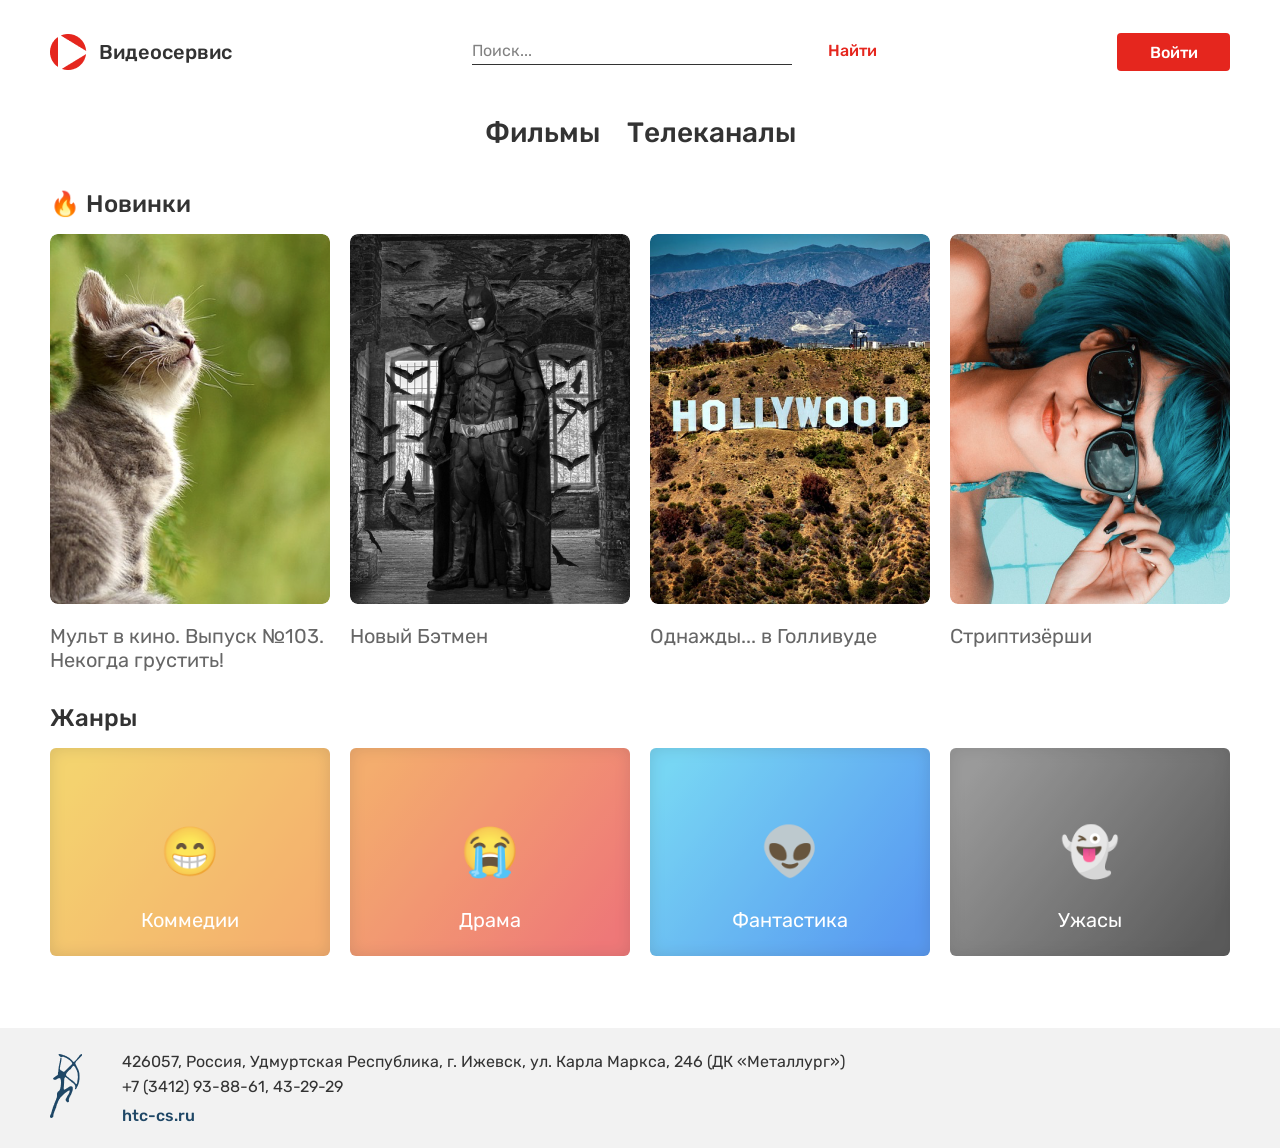
<file: index.html>
<!DOCTYPE html>
<html lang="ru">
<head>
    <meta charset="UTF-8">
    <link rel="stylesheet" href="css/style.css">
    <meta name="viewport" content="width=device-width, initial-scale=1.0">
    <title>Телепортал</title>
</head>
<body>
    <div class="container">
        <header class="header">
            <div class="header__logo">
                <img src="img/sign.png" alt="logo">
                <p class="header__logo-txt">Видеосервис</p>
            </div>

            <form action="">
                <input class="header__search-txt" type="text" placeholder="Поиск...">
                <input class="header__search-btn" type="button" value="Найти">
            </form>

            <form action="">
                <input class="header__auth-btn" type="button" value="Войти" onclick="window.location.href = 'entrance.html';">
            </form>
        </header>

        <main>
            <nav class="nav">
                <a class="nav__a" href="#">Фильмы</a>
                <a class="nav__a" href="telekanal.html">Телеканалы</a>
            </nav>

            <div class="new">
                <p class="new__caption">&#128293; Новинки</p>
                <div class="movies">
                    <div class="movies__item">
                        <img class="movies__item-img" src="img/picture(1).png" alt="kotenok">
                        <p class="movies__item-p" >Мульт в кино. Выпуск №103. Некогда грустить!</p>
                        <p class="movies__item-desc">Фильм повествует о череде событий, произошедших в Голливуде в 1969 году, на закате его «золотого века». Известный актер Рик Далтон и его дублер Клифф Бут пытаются найти свое место в стремительно меняющемся мире киноиндустрии.</p>
                    </div>

                    <div class="movies__item">
                        <img class="movies__item-img" src="img/picture(2).png" alt="batman">
                        <p class="movies__item-p" >Новый Бэтмен</p>
                        <p class="movies__item-desc">Фильм повествует о череде событий, произошедших в Голливуде в 1969 году, на закате его «золотого века». Известный актер Рик Далтон и его дублер Клифф Бут пытаются найти свое место в стремительно меняющемся мире киноиндустрии.</p>
                    </div>

                    <div class="movies__item">
                        <img class="movies__item-img" src="img/picture(3).png" alt="hollywood">
                        <p class="movies__item-p" >Однажды... в Голливуде</p>
                        <p class="movies__item-desc">Фильм повествует о череде событий, произошедших в Голливуде в 1969 году, на закате его «золотого века». Известный актер Рик Далтон и его дублер Клифф Бут пытаются найти свое место в стремительно меняющемся мире киноиндустрии.</p>
                    </div>

                    <div class="movies__item">
                        <img class="movies__item-img" src="img/picture(4).png" alt="striptiz-girls">
                        <p class="movies__item-p" >Стриптизёрши</p>
                        <p class="movies__item-desc">Фильм повествует о череде событий, произошедших в Голливуде в 1969 году, на закате его «золотого века». Известный актер Рик Далтон и его дублер Клифф Бут пытаются найти свое место в стремительно меняющемся мире киноиндустрии.</p>
                    </div>
                </div>
            </div>

            <div class="geners">
                <p class="new__caption">Жанры</p>
                <div class="geners-gallery">

                    <div class="geners-gallery__item comedy">
                        <p class="geners-gallery__item-emj">😁️</p>
                        <p class="geners-gallery__item-p">Коммедии</p>
                    </div>

                    <div class="geners-gallery__item drama">
                        <p class="geners-gallery__item-emj">😭️</p>
                        <p class="geners-gallery__item-p">Драма</p>
                    </div>

                    <div class="geners-gallery__item fantastik">
                        <p class="geners-gallery__item-emj">👽️</p>
                        <p class="geners-gallery__item-p">Фантастика</p>
                    </div>

                    <div class="geners-gallery__item horror">
                        <p class="geners-gallery__item-emj">👻️</p>
                        <p class="geners-gallery__item-p">Ужасы</p>
                    </div>
                </div>
            </div>
        </main>
    </div>

    <footer class="footer">
        <div class="footer-container container">
            <div class="footer__logo">
                <!-- <img src="img/logo.svg" alt="logo"> -->
                <img src="img/Vector.png" alt="logo" width="31.99px" height="64px">
            </div>
            <div class="footer__info">
                <p class="footer__info-p">426057, Россия, Удмуртская Республика, г. Ижевск, ул. Карла Маркса, 246 (ДК «Металлург»)</p>
                <p class="footer__info-p">+7 (3412) 93-88-61, 43-29-29</p>
                <a class="footer__info-a" href="https://htc-cs.ru">htc-cs.ru</a>
            </div>
        </div>
    </footer>
</body>
</html>
</file>
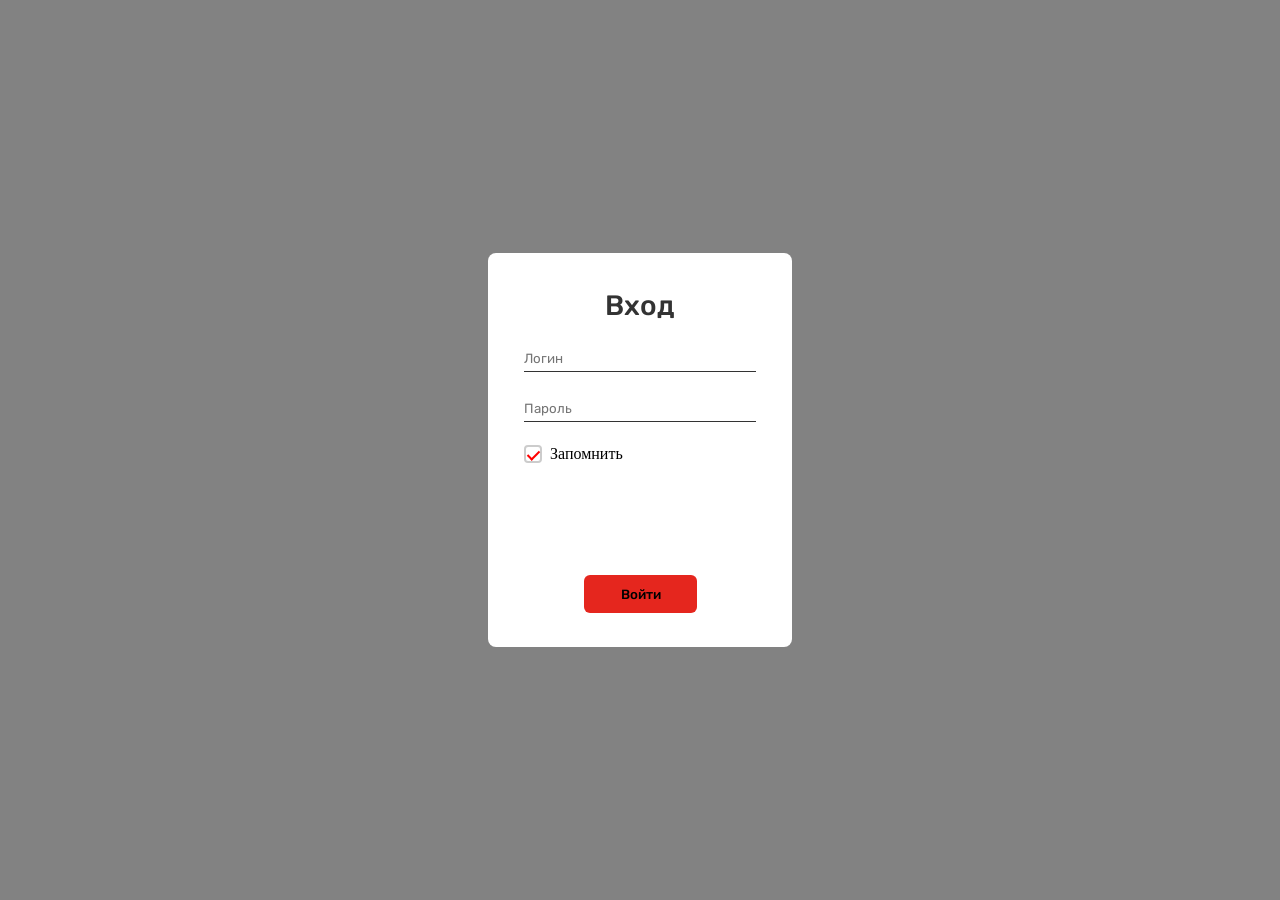
<file: entrance.html>
<!DOCTYPE html>
<html lang="en">
<head>
    <meta charset="UTF-8">
    <link rel="stylesheet" href="css/style.css">
    <meta name="viewport" content="width=device-width, initial-scale=1.0">
    <title>entrance</title>
</head>
<body>
    <div class="entrance">
        <div class="entrance_win">
        <p class="entrance_logo">Вход</p>
        <form action="">
            <input class="entrance_logo_txt_1" type="text" placeholder="Логин">
            <input class="entrance_logo_txt_2" type="text" placeholder="Пароль">
        </form>
        <div class="entrance_logo_txt_3">
            <input class="entrance_logo_gal" type="checkbox" id="scales" name="scales" checked/>
            <label class="entrance_logo_TXT" for="scales">Запомнить</label>
        </div>
        <form action="">
             <input class="entrance_logo_txt_4" type="button" value="Войти">
        </form>
        </div>
    </div>
</body>
</html>
</file>
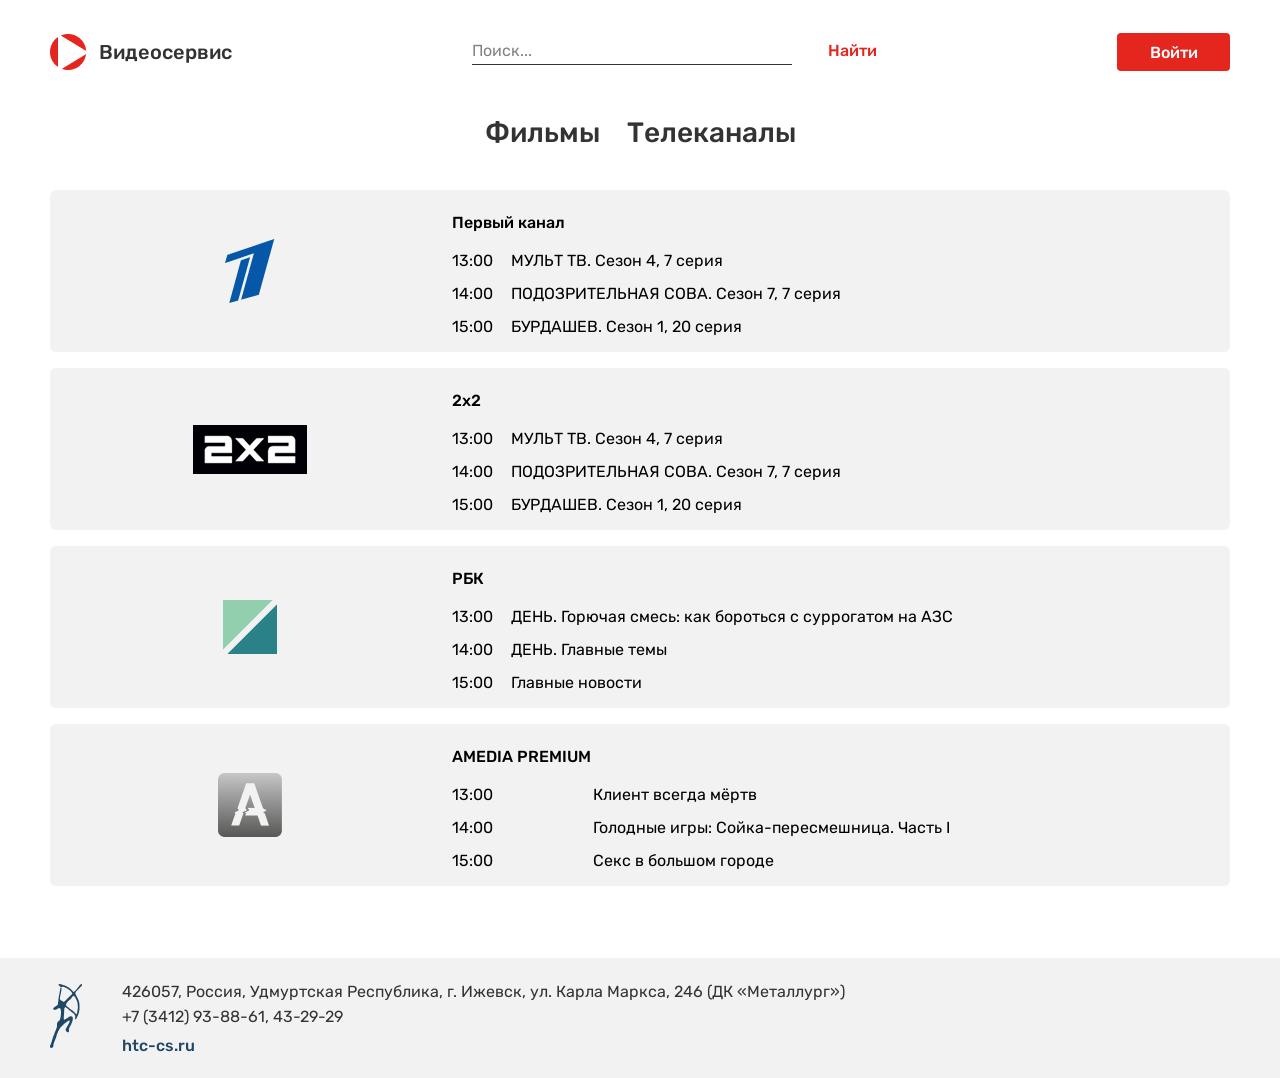
<file: telekanal.html>
<!DOCTYPE html>
<html lang="ru">
<head>
    <meta charset="UTF-8">
    <link rel="stylesheet" href="css/style.css">
    <meta name="viewport" content="width=device-width, initial-scale=1.0, viewport-fit=cover">
    <title>Телепортал</title>
</head>
<body>
    <div class="container">
        <header class="header">
            <div class="header__logo">
                <img src="img/sign.png" alt="logo">
                <p class="header__logo-txt">Видеосервис</p>
            </div>

            <form action="">
                <input class="header__search-txt" type="text" placeholder="Поиск...">
                <input class="header__search-btn" type="button" value="Найти">
            </form>

            <form action="">
                <input class="header__auth-btn" type="button" value="Войти" onclick="window.location.href = 'entrance.html';">
            </form>
        </header>

        <main>
            <nav class="nav">
                <a class="nav__a" href="index.html">Фильмы</a>
                <a class="nav__a" href="#">Телеканалы</a>
            </nav>
            <div class="tel">
                <div class="tel_item">
                    <div class="tel_item_logo">
                    <img src="img/Vector 1.png" alt="one">
                    </div>
                    <div class="tel_item_info">
                    <table class="tel_item_info_table">
                    <tr>
                        <td colspan="2" class="table_str">Первый канал</td>
                    </tr>
                    <tr>
                        <td class="table_str_hp">13:00</td>
                        <td class="table_str_k">МУЛЬТ ТВ. Сезон 4, 7 серия</td>
                    </tr>
                    <tr>
                        <td class="table_str_hp">14:00</td>
                        <td class="table_str_k">ПОДОЗРИТЕЛЬНАЯ СОВА. Сезон 7, 7 серия</td>
                    </tr>
                    <tr>
                        <td class="table_str_hp">15:00</td>
                        <td class="table_str_k">БУРДАШЕВ. Сезон 1, 20 серия</td>
                    </tr>
                    </table>
                    </div>
                </div>
                  <div class="tel_item">
                    <div class="tel_item_logo">
                    <img src="img/2x2.png" alt="one">
                    </div>
                    <div class="tel_item_info">
                    <table class="tel_item_info_table">
                    <tr>
                        <td class="table_str">2x2</td>
                    </tr>
                    <tr>
                        <td class="table_str_hp">13:00</td>
                        <td class="table_str_k">МУЛЬТ ТВ. Сезон 4, 7 серия</td>
                    </tr>
                    <tr>
                        <td class="table_str_hp">14:00</td>
                        <td class="table_str_k">ПОДОЗРИТЕЛЬНАЯ СОВА. Сезон 7, 7 серия</td>
                    </tr>
                    <tr>
                        <td class="table_str_hp">15:00</td>
                        <td class="table_str_k">БУРДАШЕВ. Сезон 1, 20 серия</td>
                    </tr>
                    </table>
                    </div>
                </div>
                  <div class="tel_item">
                    <div class="tel_item_logo">
                    <img src="img/logo.png" alt="one">
                    </div>
                    <div class="tel_item_info">
                    <table class="tel_item_info_table">
                    <tr class="table_str">
                        <td class="table_str">РБК</td>
                    </tr>
                    <tr>
                        <td class="table_str_hp">13:00</td>
                        <td class="table_str_k">ДЕНЬ. Горючая смесь: как бороться с суррогатом на АЗС</td>
                    </tr>
                    <tr>
                        <td class="table_str_hp">14:00</td>
                        <td class="table_str_k">ДЕНЬ. Главные темы</td>
                    </tr>
                    <tr>
                        <td class="table_str_hp">15:00</td>
                        <td class="table_str_k">Главные новости</td>
                    </tr>
                    </table>
                    </div>
                </div>
                  <div class="tel_item">
                    <div class="tel_item_logo">
                    <img src="img/Vector A.png" alt="one">
                    </div>
                    <div class="tel_item_info">
                    <table class="tel_item_info_table">
                    <tr>
                        <td class="table_str">AMEDIA PREMIUM</td>
                    </tr>
                    <tr>
                        <td class="table_str_hp">13:00</td>
                        <td class="table_str_k">Клиент всегда мёртв</td>
                    </tr>
                    <tr>
                        <td class="table_str_hp">14:00</td>
                        <td class="table_str_k">Голодные игры: Сойка-пересмешница. Часть I</td>
                    </tr>
                    <tr>
                        <td class="table_str_hp">15:00</td>
                        <td class="table_str_k">Секс в большом городе</td>
                    </tr>
                    </table>
                    </div>
                </div> 
            </div>

   

            
        </main>
    </div>

    <footer class="footer">
        <div class="footer-container container">
            <div class="footer__logo">
                <!-- <img src="img/logo.svg" alt="logo"> -->
                <img src="img/Vector.png" alt="logo" width="31.99px" height="64px">
            </div>
            <div class="footer__info">
                <p class="footer__info-p">426057, Россия, Удмуртская Республика, г. Ижевск, ул. Карла Маркса, 246 (ДК «Металлург»)</p>
                <p class="footer__info-p">+7 (3412) 93-88-61, 43-29-29</p>
                <a class="footer__info-a" href="https://htc-cs.ru">htc-cs.ru</a>
            </div>
        </div>
    </footer>
</body>
</html>
</file>
<file: css/style.css>
@charset "UTF-8";
* {
  margin: 0;
  padding: 0;
}

@font-face {
  font-family: Rubik-Medium;
  src: url(../fonts/Rubik-Medium.ttf);
}
@font-face {
  font-family: Rubik-reg;
  src: url(../fonts/Rubik-Regular.ttf);
}
.container {
  /* background-color:bisque; */
  width: 1180px;
  /* height: 100vh; */
  margin: 0 auto;
}

.header {
  display: flex;
  height: 40px;
  margin-top: 32px;
  justify-content: space-between;
  align-items: center;
}

.header__logo {
  display: flex;
  align-items: center;
}

.header__logo-txt {
  font-family: Rubik-Medium;
  font-size: 20px;
  color: #333333;
  margin-left: 11.88px;
}

.header__search-txt {
  width: 320px;
  height: 25px;
  border: none;
  border-bottom: 1px #333333 solid;
  color: #333333;
}

.header__search-txt::-moz-placeholder {
  color: #828282;
  font-size: 16px;
  font-family: Rubik-reg;
}

.header__search-txt::placeholder {
  color: #828282;
  font-size: 16px;
  font-family: Rubik-reg;
}
.header__search-txt:focus {
  outline: none;
}

.header__search-btn {
  border: none;
  background: none;
  color: #E5261E;
  font-family: Rubik-Medium;
  font-size: 16px;
  margin-left: 32px;
}

.header__auth-btn {
  background: #E5261E;
  border: none;
  color: #ffffff;
  font-size: 16px;
  font-family: Rubik-Medium;
  border-radius: 4px;
  width: 113px;
  height: 38px;
}
.header__auth-btn:hover {
  background: #CC221B;
}

.nav {
  /* background-color: #1bcc59; */
  width: 311px;
  margin: 44px auto 32px auto;
  display: flex;
  justify-content: space-between;
  height: 42px;
}

.nav__a {
  font-family: Rubik-Medium;
  font-size: 28px;
  color: #333333;
  text-decoration: none;
}

.nav__a:hover {
  border-bottom: 2px #E5261E solid;
  padding-bottom: 9px;
  color: #E5261E;
}

.new__caption {
  color: #333333;
  font-family: Rubik-Medium;
  font-size: 24px;
  margin-bottom: 16px;
}

.movies__item-img {
  border-radius: 8px;
  margin-bottom: 16px;
}

.movies__item-p {
  font-family: Rubik-reg;
  font-size: 20px;
  color: #666666;
}

.movies__item {
  width: 280px;
  position: relative;
}

.movies__item-desc {
  width: 280px;
  height: 370px;
  background-color: rgba(51, 51, 51, 0.8);
  border-radius: 8px;
  font-family: Rubik-reg;
  font-size: 16px;
  color: #f2f2f2;
  padding: 16px;
  box-sizing: border-box;
  line-height: 140%;
  position: absolute;
  top: 0px;
  left: 0px;
  opacity: 0;
}

.movies__item:hover .movies__item-desc {
  opacity: 1;
  cursor: pointer;
}

.movies {
  display: flex;
  justify-content: space-between;
}

.new {
  margin-bottom: 32px;
}

/* ЖАНРЫ */
.geners {
  height: 252px;
}

.geners-gallery__item {
  border-radius: 6px;
  height: 208px;
  width: 280px;
  /* background: linear-gradient(127.83deg, #f2c94c 8.44%, #f29a4a 91.36%); */
  box-shadow: inset 0px 0px 16px rgba(0, 0, 0, 0.15);
  display: flex;
  position: relative;
  flex-direction: column;
  justify-content: center;
  align-items: center;
  opacity: 0.8;
}

.comedy {
  background: linear-gradient(127.83deg, #f2c94c 8.44%, #f29a4a 91.36%);
}

.drama {
  background: linear-gradient(127.83deg, #f2994A 8.44%, #eb5757 91.36%);
}

.fantastik {
  background: linear-gradient(127.83deg, #56ccf2 8.44%, #2f80ed 91.36%);
}

.horror {
  background: linear-gradient(127.83deg, #828282 8.44%, #333333 91.36%);
}

.geners-gallery__item-emj {
  font-size: 48px;
}

.geners-gallery__item-p {
  font-family: Rubik-reg;
  color: #ffffff;
  font-size: 20px;
  position: absolute;
  top: 160px;
}

.geners-gallery__item:hover {
  opacity: 1;
  cursor: pointer;
}

.geners-gallery {
  display: flex;
  justify-content: space-between;
}

/* FOOTER */
.footer {
  display: flex;
  height: 120px;
  background-color: #f2f2f2;
  margin-top: 72px;
}

.footer-container {
  display: flex;
  align-items: center;
  height: 120px;
}

.footer__logo {
  /* display: flex; */
  margin-right: 39.98px;
}

.footer__info-p {
  font-family: Rubik-reg;
  color: #333333;
  font-size: 16px;
}
.footer__info-p:nth-child(2) {
  margin: 6px 0 10px 0;
}

.footer__info-a {
  font-family: Rubik-Medium;
  color: #1f4766;
  font-size: 16px;
  text-decoration: none;
}

.tel_item {
  border-radius: 6px;
  height: 162px;
  width: 1180px;
  background-color: #f2f2f2;
  margin-bottom: 16px;
  display: flex;
}

.tel_item_logo {
  height: 162px;
  width: 400px;
  display: flex;
  align-items: center;
  justify-content: center;
}

.tel_item_info {
  height: 162px;
  width: 780px;
}

.tel_item_info_table {
  margin-top: 21px;
}

.table_str {
  padding-bottom: 17px;
  font-family: Rubik-Medium;
}

.table_str_hp {
  padding-bottom: 12px;
  padding-right: 16px;
  font-family: Rubik-reg;
}

.table_str_k {
  padding-bottom: 12px;
  font-family: Rubik-reg;
}

.entrance {
  background-color: #828282;
  display: flex;
  justify-content: center;
  align-items: center;
  height: 100vh;
}

.entrance_win {
  height: 394px;
  width: 304px;
  border-radius: 8px;
  background-color: #ffffff;
  display: flex;
  flex-direction: column;
}

.entrance_logo {
  text-align: center;
  height: 33px;
  width: 70px;
  font-size: 28px;
  color: #333333;
  padding-top: 36px;
  padding-left: 117px;
  padding-bottom: 24px;
  font-family: Rubik-Medium;
}

.entrance_logo_txt_1 {
  margin-left: 36px;
  width: 232px;
  height: 25px;
  border: none;
  border-bottom: 1px #333333 solid;
  color: #333333;
  margin-bottom: 24px;
  font-family: Rubik-reg;
}

.entrance_logo_txt_2 {
  margin-left: 36px;
  margin-bottom: 23px;
  width: 232px;
  height: 25px;
  border: none;
  border-bottom: 1px #333333 solid;
  color: #333333;
  font-family: Rubik-reg;
}
.entrance_logo_txt_2:focus {
  outline: none;
}

.entrance_logo_txt_1:focus {
  outline: none;
}

.entrance_logo_txt_3 {
  margin-left: 36px;
  font-size: 16px;
  width: 108px;
  height: 19px;
}

.entrance_logo_txt_4 {
  margin-left: 96px;
  margin-top: 111px;
  height: 38px;
  width: 113px;
  background-color: #E5261E;
  font-family: Rubik-Medium;
  border-radius: 6px;
  border: none;
  justify-content: left;
}

.entrance_logo_gal {
  position: absolute;
  opacity: 0;
  width: 0;
  height: 0;
}

.entrance_logo_TXT {
  display: inline-flex;
  align-items: center;
  position: relative;
  cursor: pointer;
  -webkit-user-select: none;
     -moz-user-select: none;
          user-select: none;
  padding-left: 26px;
}
.entrance_logo_TXT::before {
  content: "";
  position: absolute;
  left: 0;
  top: 50%;
  transform: translateY(-50%);
  width: 18px;
  height: 18px;
  border: 2px solid #ccc;
  border-radius: 4px;
  background-color: #ffffff;
  box-sizing: border-box;
}
.entrance_logo_TXT::after {
  content: "";
  position: absolute;
  left: 6px;
  top: 3px;
  width: 5px;
  height: 10px;
  border: solid #ff0000;
  border-width: 0 2px 2px 0;
  transform: rotate(45deg);
  opacity: 0;
  transition: opacity 0.1s ease;
}

.entrance_logo_gal:checked + .entrance_logo_TXT::after {
  opacity: 1;
}
.entrance_logo_gal:checked + .entrance_logo_TXT::before {
  border-color: #ccc;
  background-color: #ffffff;
}/*# sourceMappingURL=style.css.map */

@media (max-width: 400px) {
  .container {
    max-width: 393px;
    width: 100%;
  }
  .header {
    flex-direction: row;
    margin-top: 12px;
  }
  .header .header__logo-txt {
    font-size: 12px;
  }
  .header .header__search-btn {
    font-size: 12px;
    margin-left: 0;
  }
  .header .header__search-txt::placeholder {
    font-size: 12px;
  }
  .header .header__search-txt {
    width: 120px;
  }
  .header .header__auth-btn {
    font-size: 12px; 
    width: 50px;
    height: 20px;
  }
  .movies {
    flex-direction: column;
    align-items: center;
    gap: 30px;
  }
  .movies .movies__item-img {
    margin-bottom: 4px;
  }
  .footer {
    max-width: 393px;
  }
  .geners {
    height: auto;
  }
  .geners-gallery {
    flex-direction: column;
    flex-wrap: nowrap;
    align-items: center;
    gap: 16px;
  }
  .new__caption {
    text-align: center;
  }
  .tel_item_logo {
    width: 200px;
  }
  .tel_item {
    width: 393px;
  }
  .tel_item_info {
    font-size: 10px;
    text-align: left;
    padding-top: 10px;
  }
}
</file>
